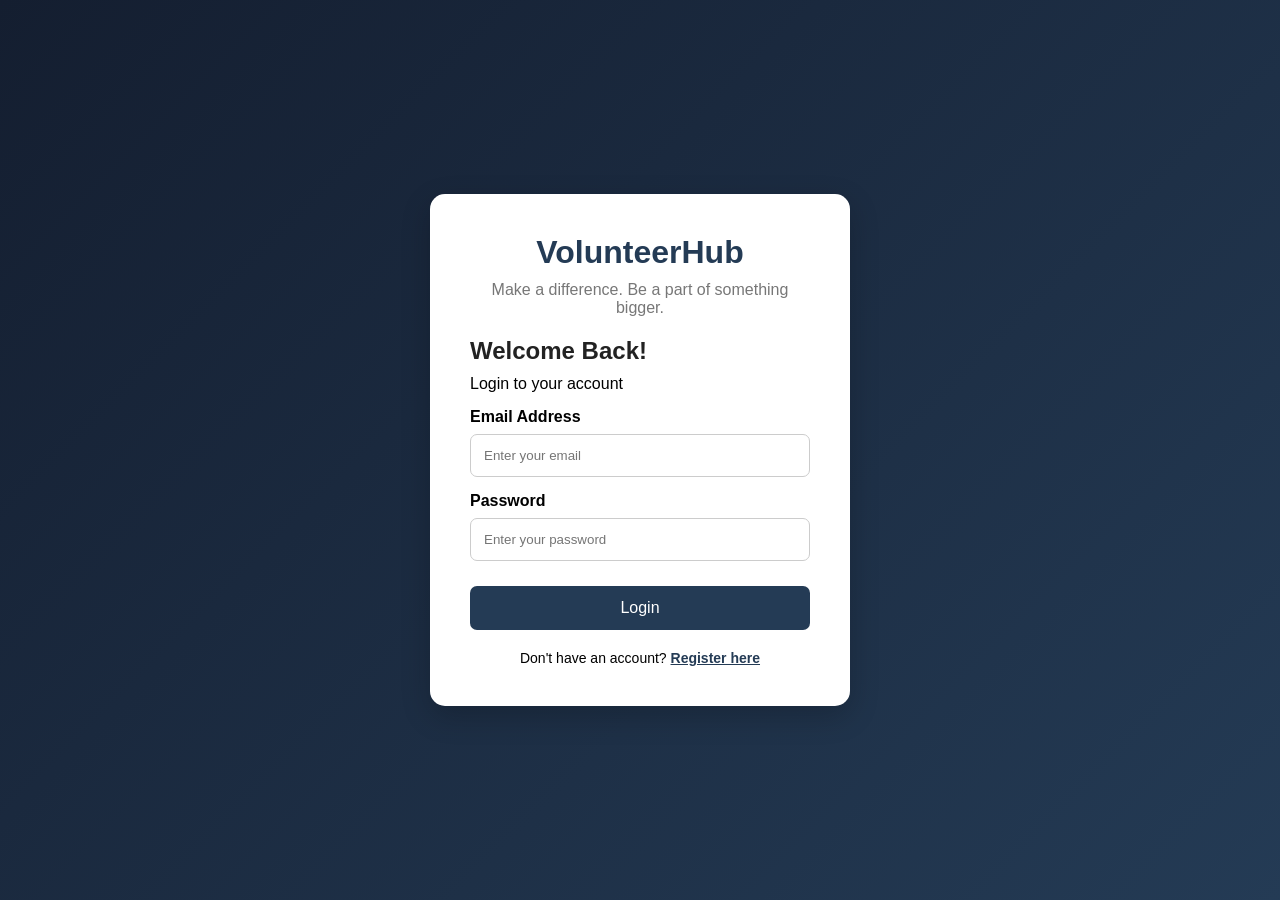
<file: frontend/index.html>
<!DOCTYPE html>
<html lang="en">
<head>
    <meta charset="UTF-8">
    <meta name="viewport" content="width=device-width, initial-scale=1.0">
    <title>VolunteerHub</title>
    <link rel="stylesheet" href="style.css">
</head>
<body>

<div class="container">
    <div class="login-box">

        <h1>VolunteerHub</h1>
        <p class="subtitle">Make a difference. Be a part of something bigger.</p>

        <!-- LOGIN FORM -->
        <section id="loginSection">
            <h2>Welcome Back!</h2>
            <p>Login to your account</p>

            <form id="loginForm">

                <label>Email Address</label>
                <input type="email" id="email"
                       placeholder="Enter your email" required>

                <label>Password</label>
                <input type="password" id="password"
                       placeholder="Enter your password" required>

                <button type="submit">Login</button>
            </form>

            <p id="message"></p>

            <p class="register-link">
                Don't have an account?
                <a href="#" id="registerLink">Register here</a>
            </p>
        </section>


        <!-- REGISTRATION FORM -->
        <section id="registerSection" style="display:none;">

            <h2>Create Account</h2>
            <p>Join the VolunteerHub community</p>

            <form id="registerForm">

                <label>Full Name</label>
                <input type="text" id="regName"
                       placeholder="Enter your name" required>

                <label>Email Address</label>
                <input type="email" id="regEmail"
                       placeholder="Enter your email" required>

                <label>Phone Number</label>
                <input type="tel" id="regPhone"
                       placeholder="Enter your phone number" required>

                <label>Password</label>
                <input type="password" id="regPassword"
                       placeholder="Create a password" required>

                <label>Choose Your Roles</label>

                <div class="role-options">

                    <label>
                        <input type="checkbox" name="roles"
                               value="volunteer">
                        Volunteer
                    </label>

                    <label>
                        <input type="checkbox" name="roles"
                               value="organizer">
                        Organizer
                    </label>

                </div>

                <label for="organizationName" id="organizationLabel"
                       style="display:none;">
                    Organization Name
                </label>

                <input type="text" id="organizationName"
                       placeholder="Enter your organization name"
                       style="display:none;">

                <button type="submit">Create Account</button>

            </form>

            <p id="registerMessage"></p>

            <p>
                Already have an account?
                <a href="#" id="loginLink">Login here</a>
            </p>

        </section>


        <!-- ROLE SELECTION -->
        <section id="roleSection" style="display:none;">

            <h2>Welcome to VolunteerHub!</h2>
            <p>Which dashboard would you like to access?</p>

            <div id="roleButtons"></div>

            <button type="button" id="logoutFromRoles">
                Logout
            </button>

        </section>

    </div>
</div>

<script src="script.js"></script>

</body>
</html>
</file>
<file: frontend/style.css>
* {
    margin: 0;
    padding: 0;
    box-sizing: border-box;
}

body {
    font-family: Arial, sans-serif;
    background: linear-gradient(135deg, #141e30, #243b55);
    min-height: 100vh;
    display: flex;
    justify-content: center;
    align-items: center;
}

.container {
    width: 100%;
    padding: 20px;
}

.login-box {
    background: white;
    max-width: 420px;
    margin: auto;
    padding: 40px;
    border-radius: 15px;
    box-shadow: 0 10px 30px rgba(0,0,0,0.2);
}

h1 {
    text-align: center;
    color: #243b55;
    margin-bottom: 10px;
}

.subtitle {
    text-align: center;
    color: #777;
    margin-bottom: 30px;
}

h2 {
    margin-bottom: 10px;
    color: #222;
}

.login-box > p {
    margin-bottom: 20px;
}

label {
    display: block;
    margin: 15px 0 8px;
    font-weight: bold;
}

input {
    width: 100%;
    padding: 13px;
    border: 1px solid #ccc;
    border-radius: 7px;
    outline: none;
}

input:focus {
    border-color: #243b55;
}

button {
    width: 100%;
    padding: 13px;
    margin-top: 25px;
    background: #243b55;
    color: white;
    border: none;
    border-radius: 7px;
    cursor: pointer;
    font-size: 16px;
}

button:hover {
    background: #141e30;
}

.register-link {
    text-align: center;
    margin-top: 20px;
    font-size: 14px;
}

a {
    color: #243b55;
    font-weight: bold;
}
</file>
<file: frontend/dashboard.css>
/* =====================================
   GLOBAL STYLES
===================================== */

* {
    margin: 0;
    padding: 0;
    box-sizing: border-box;
}

html {
    scroll-behavior: smooth;
}

body {
    font-family: "Segoe UI", Arial, sans-serif;
    background: #f4f6fb;
    color: #263247;
}

button,
input,
select {
    font: inherit;
}

button {
    cursor: pointer;
}


/* =====================================
   DASHBOARD LAYOUT
===================================== */

.dashboard-layout {
    display: flex;
    min-height: 100vh;
}


/* =====================================
   SIDEBAR
===================================== */

.sidebar {
    width: 250px;
    background: #17243d;
    color: white;
    padding: 30px 20px;
    display: flex;
    flex-direction: column;
    position: fixed;
    height: 100vh;
    left: 0;
    top: 0;
}

.brand {
    margin-bottom: 45px;
    padding-left: 10px;
}

.brand h2 {
    font-size: 24px;
    margin-bottom: 5px;
}

.brand p {
    color: #aebbd0;
    font-size: 13px;
}

.sidebar-nav {
    display: flex;
    flex-direction: column;
    gap: 12px;
}

.nav-link {
    text-decoration: none;
    color: #d5deeb;
    padding: 14px 12px;
    border-radius: 9px;
    font-size: 15px;
    transition: 0.3s;
}

.nav-link:hover,
.nav-link.active {
    background: #37b8c5;
    color: white;
}

.logout-btn {
    margin-top: auto;
    border: none;
    padding: 14px;
    border-radius: 9px;
    background: #ed654f;
    color: white;
    font-weight: 600;
    transition: 0.3s;
}

.logout-btn:hover {
    background: #d94d3c;
}


/* =====================================
   MAIN CONTENT
===================================== */

.main-content {
    margin-left: 250px;
    padding: 35px;
    width: calc(100% - 250px);
}

.topbar {
    display: flex;
    justify-content: space-between;
    align-items: center;
    margin-bottom: 35px;
}

.topbar h1 {
    font-size: 27px;
    color: #1d2d48;
    margin-bottom: 6px;
}

.topbar p {
    color: #78869a;
    font-size: 14px;
}

.profile {
    display: flex;
    align-items: center;
}

.avatar {
    width: 45px;
    height: 45px;
    border-radius: 50%;
    background: #37b8c5;
    color: white;
    display: flex;
    justify-content: center;
    align-items: center;
    font-weight: bold;
    font-size: 18px;
}


/* =====================================
   SECTIONS
===================================== */

.dashboard-section {
    display: none;
    margin-bottom: 40px;
    scroll-margin-top: 25px;
}

.dashboard-section:target {
    display: block;
}

body:not(:has(.dashboard-section:target))
.dashboard-section:first-of-type {
    display: block;
}

.section-heading {
    display: flex;
    justify-content: space-between;
    align-items: center;
    margin-bottom: 25px;
    gap: 15px;
}

.section-heading h2 {
    font-size: 23px;
    color: #243650;
    margin-bottom: 7px;
}

.section-heading p {
    font-size: 14px;
    color: #8490a2;
}


/* =====================================
   STATISTICS CARDS
===================================== */

.stats-container {
    display: grid;
    grid-template-columns: repeat(4, 1fr);
    gap: 20px;
    margin-bottom: 30px;
}

.stat-card {
    background: white;
    padding: 25px;
    border-radius: 13px;
    box-shadow: 0 3px 15px rgba(0, 0, 0, 0.04);
    border: 1px solid #edf0f5;
}

.stat-card p {
    color: #78869a;
    font-size: 14px;
    margin-bottom: 15px;
}

.stat-card h2 {
    color: #2ba8b7;
    font-size: 31px;
}


/* =====================================
   CONTENT CARDS
===================================== */

.content-card {
    background: white;
    padding: 25px;
    border-radius: 13px;
    box-shadow: 0 3px 15px rgba(0, 0, 0, 0.04);
    border: 1px solid #edf0f5;
}

.content-card h3 {
    color: #263650;
    margin-bottom: 12px;
}

.content-card p {
    color: #78869a;
    line-height: 1.7;
    margin-bottom: 18px;
}


/* =====================================
   BUTTONS
===================================== */

.primary-btn,
.secondary-btn {
    display: inline-block;
    border: none;
    padding: 11px 18px;
    border-radius: 8px;
    text-decoration: none;
    font-weight: 600;
    font-size: 13px;
    transition: 0.3s;
}

.primary-btn {
    background: #36b6c3;
    color: white;
}

.primary-btn:hover {
    background: #259aa8;
}

.secondary-btn {
    background: #e9f0f7;
    color: #40516b;
}

.secondary-btn:hover {
    background: #dce6f1;
}


/* =====================================
   SEARCH AND FILTER
===================================== */

.search-container {
    display: flex;
    gap: 15px;
    margin-bottom: 25px;
}

.search-container input,
.search-container select {
    padding: 13px 15px;
    border: 1px solid #dce3ec;
    border-radius: 8px;
    background: white;
    outline: none;
    color: #35445b;
}

.search-container input {
    flex: 1;
}

.search-container select {
    min-width: 190px;
}

.search-container input:focus,
.search-container select:focus {
    border-color: #36b6c3;
}


/* =====================================
   EVENT CARDS
===================================== */

.events-grid {
    display: grid;
    grid-template-columns: repeat(2, minmax(0, 1fr));
    gap: 22px;
}

.event-card {
    background: white;
    padding: 23px;
    border-radius: 13px;
    border: 1px solid #edf0f5;
    box-shadow: 0 3px 15px rgba(0, 0, 0, 0.04);
    transition: 0.3s;
}

.event-card:hover {
    transform: translateY(-4px);
    box-shadow: 0 8px 22px rgba(0, 0, 0, 0.08);
}

.event-card h3 {
    color: #263650;
    font-size: 18px;
    margin-bottom: 12px;
}

.event-card p {
    color: #78869a;
    font-size: 14px;
    line-height: 1.7;
    margin-bottom: 8px;
}

.event-card .primary-btn {
    margin-top: 12px;
}

.event-category {
    display: inline-block;
    background: #e8f7f8;
    color: #2399a5;
    padding: 6px 10px;
    border-radius: 20px;
    font-size: 12px;
    margin-bottom: 12px;
}


/* =====================================
   TABLES
===================================== */

.table-wrapper {
    overflow-x: auto;
}

table {
    width: 100%;
    border-collapse: collapse;
    min-width: 600px;
}

thead {
    background: #f5f8fc;
}

th,
td {
    padding: 17px 15px;
    text-align: left;
    border-bottom: 1px solid #edf0f5;
    font-size: 13px;
}

th {
    color: #53627a;
    font-weight: 600;
}

td {
    color: #68768b;
}

tbody tr:hover {
    background: #f9fbfd;
}


/* =====================================
   STATUS BADGES
===================================== */

.status {
    display: inline-block;
    padding: 6px 11px;
    border-radius: 20px;
    font-size: 11px;
    font-weight: 600;
    text-transform: capitalize;
}

.status.pending {
    background: #fff3d8;
    color: #aa7a20;
}

.status.approved {
    background: #e1f5e8;
    color: #27834a;
}

.status.rejected {
    background: #ffe5e3;
    color: #c34d46;
}

.status.completed,
.status.present {
    background: #e1f5e8;
    color: #27834a;
}

.status.absent {
    background: #ffe5e3;
    color: #c34d46;
}


/* =====================================
   CERTIFICATES
===================================== */

.certificates-grid {
    display: grid;
    grid-template-columns: repeat(2, minmax(0, 1fr));
    gap: 20px;
}

.certificate-card {
    background: white;
    border: 1px solid #e7edf5;
    border-radius: 13px;
    padding: 25px;
    text-align: center;
    box-shadow: 0 3px 15px rgba(0, 0, 0, 0.04);
}

.certificate-card h3 {
    color: #263650;
    margin-bottom: 12px;
}

.certificate-card p {
    color: #78869a;
    margin-bottom: 15px;
    font-size: 14px;
}


/* =====================================
   MODAL
===================================== */

.modal {
    position: fixed;
    inset: 0;
    background: rgba(15, 25, 42, 0.65);
    display: flex;
    justify-content: center;
    align-items: center;
    padding: 20px;
    z-index: 1000;
}

.modal.hidden {
    display: none;
}

.modal-content {
    background: white;
    width: 100%;
    max-width: 550px;
    padding: 28px;
    border-radius: 14px;
    max-height: 90vh;
    overflow-y: auto;
}

.modal-header {
    display: flex;
    justify-content: space-between;
    align-items: center;
    margin-bottom: 22px;
}

.modal-header h2 {
    font-size: 21px;
    color: #263650;
}

.close-btn {
    background: none;
    border: none;
    font-size: 27px;
    color: #78869a;
}

#eventDetails p {
    color: #68768b;
    font-size: 14px;
    line-height: 1.8;
    margin-bottom: 10px;
}

.modal-actions {
    display: flex;
    gap: 12px;
    margin-top: 22px;
}

#eventMessage {
    margin-top: 15px;
    font-size: 13px;
    color: #d94d3c;
}


/* =====================================
   RESPONSIVE DESIGN
===================================== */

@media (max-width: 1100px) {

    .stats-container {
        grid-template-columns: repeat(2, 1fr);
    }

}

@media (max-width: 768px) {

    .sidebar {
        width: 100%;
        height: auto;
        position: relative;
        padding: 18px;
    }

    .dashboard-layout {
        flex-direction: column;
    }

    .brand {
        margin-bottom: 18px;
    }

    .sidebar-nav {
        flex-direction: row;
        flex-wrap: wrap;
        gap: 7px;
    }

    .nav-link {
        padding: 10px;
        font-size: 12px;
    }

    .logout-btn {
        margin-top: 18px;
    }

    .main-content {
        margin-left: 0;
        width: 100%;
        padding: 20px;
    }

    .events-grid,
    .certificates-grid {
        grid-template-columns: 1fr;
    }

    .search-container {
        flex-direction: column;
    }

    .search-container select {
        width: 100%;
    }

}

@media (max-width: 480px) {

    .stats-container {
        grid-template-columns: 1fr;
    }

    .topbar h1 {
        font-size: 21px;
    }

    .section-heading {
        align-items: flex-start;
        flex-direction: column;
    }

    .modal-actions {
        flex-direction: column;
    }

}
</file>
